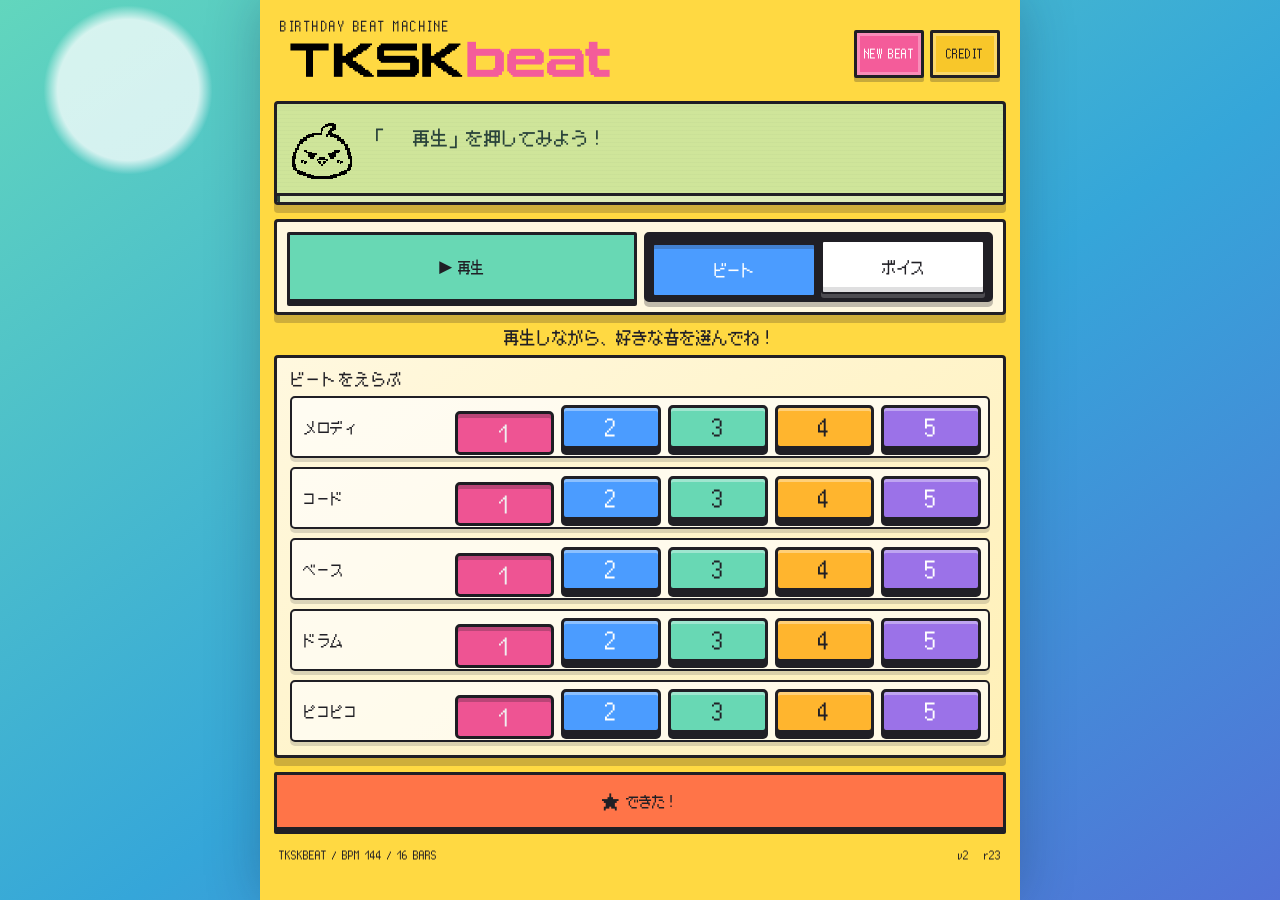
<file: index.html>
<!doctype html>
<html lang="ja">
  <head>
    <meta charset="UTF-8">
    <meta name="viewport" content="width=device-width, initial-scale=1, viewport-fit=cover, user-scalable=no">
    <meta name="theme-color" content="#ffd942">
    <meta http-equiv="Cache-Control" content="no-store, no-cache, must-revalidate">
    <meta name="description" content="触るだけで曲ができる、ブラウザ向け音楽トイ TKSKbeat">
    <title>TKSKbeat</title>
    <link rel="stylesheet" href="./styles-r23.css">
  </head>
  <body>
    <main class="shell" aria-labelledby="app-title">
      <header class="brand-row">
        <div class="brand-lockup">
          <p class="eyebrow">BIRTHDAY BEAT MACHINE</p>
          <h1 id="app-title"><button class="brand-sound" id="title-sound" type="button" aria-label="TKSKbeat タイトル音声を再生"><img class="brand-logo" src="./images/ui/tkskbeat-logo.png" alt="TKSKbeat"></button></h1>
        </div>
        <div class="header-actions">
          <button class="new-beat-button" id="new-beat" type="button">NEW BEAT</button>
          <button class="credit-button" id="credit-button" type="button" aria-haspopup="dialog" aria-controls="credits-dialog">CREDIT</button>
        </div>
      </header>

      <section class="lcd" aria-live="polite" aria-atomic="true">
        <canvas class="lcd-spectrum" id="lcd-spectrum" aria-hidden="true"></canvas>
        <div class="lcd-character" id="lcd-character" aria-hidden="true">
          <span class="eye"></span><span class="eye"></span><span class="mouth"></span>
        </div>
        <div class="lcd-copy">
          <strong id="lcd-status">READY • PRESS PLAY</strong>
          <span id="lcd-pad-message"></span>
        </div>
        <div class="meter" aria-label="ループ位置"><i id="meter-fill"></i></div>
      </section>

      <section class="operation-panel panel" aria-label="再生・録音・画面切替">
        <div class="operation-grid" id="operation-grid" data-active-tab="pico" data-recording="false">
          <button class="control play-toggle" id="play-button" type="button" aria-label="再生">
            <span class="control-icon" aria-hidden="true">▶</span><span class="control-label">再生</span>
          </button>
          <button class="control rec" id="rec-button" type="button" aria-pressed="false" hidden>
            <span class="control-icon" aria-hidden="true">●</span><span class="control-label">録音</span>
          </button>
          <nav class="view-toggle" role="tablist" aria-label="画面を選ぶ">
            <button id="tab-pico" type="button" role="tab" data-tab="pico" aria-controls="pico-panel" aria-selected="true">ビート</button>
            <button id="tab-voice" type="button" role="tab" data-tab="voice" aria-controls="voice-panel" aria-selected="false" tabindex="-1">ボイス</button>
          </nav>
        </div>
      </section>

      <section class="tab-panel" id="pico-panel" role="tabpanel" aria-labelledby="tab-pico">
        <p class="tab-lead">再生しながら、好きな音を選んでね！</p>
        <section class="preset-panel panel" aria-labelledby="preset-heading">
          <div class="section-heading">
            <h2 id="preset-heading">ビートをえらぶ</h2>
          </div>
          <div class="preset-grid" id="track-pattern-controls">
            <div class="track-pattern-row" data-track-part="lead">
              <span class="track-pattern-name" id="lead-pattern-label">メロディ</span>
              <div class="track-pattern-buttons" role="group" aria-labelledby="lead-pattern-label"></div>
            </div>
            <div class="track-pattern-row" data-track-part="chord">
              <span class="track-pattern-name" id="chord-pattern-label">コード</span>
              <div class="track-pattern-buttons" role="group" aria-labelledby="chord-pattern-label"></div>
            </div>
            <div class="track-pattern-row" data-track-part="bass">
              <span class="track-pattern-name" id="bass-pattern-label">ベース</span>
              <div class="track-pattern-buttons" role="group" aria-labelledby="bass-pattern-label"></div>
            </div>
            <div class="track-pattern-row" data-track-part="drum">
              <span class="track-pattern-name" id="drum-pattern-label">ドラム</span>
              <div class="track-pattern-buttons" role="group" aria-labelledby="drum-pattern-label"></div>
            </div>
            <div class="track-pattern-row" data-track-part="arp">
              <span class="track-pattern-name" id="arp-pattern-label">ピコピコ</span>
              <div class="track-pattern-buttons" role="group" aria-labelledby="arp-pattern-label"></div>
            </div>
          </div>
        </section>
      </section>

      <section class="tab-panel" id="voice-panel" role="tabpanel" aria-labelledby="tab-voice" hidden>
        <div class="record-mode segmented" aria-label="録音方法">
          <button type="button" data-record-mode="overdub" aria-pressed="true">つぎたし</button>
          <button type="button" data-record-mode="overwrite" aria-pressed="false">やり直し</button>
        </div>

        <p class="tab-lead">好きなボイスを曲に合わせて録音してね！</p>

        <section class="pad-panel panel" aria-labelledby="pad-heading">
          <div class="section-heading">
            <h2 id="pad-heading">VOICE PADS</h2>
            <small><span id="pad-count">0</span> / 256</small>
          </div>
          <div class="pad-grid" id="pad-grid"></div>
        </section>

      </section>

      <section class="finish-panel" aria-label="完成">
        <button class="control finish" id="finish-button" type="button">★<span>できた！</span></button>
      </section>

      <footer>
        <span>TKSKBEAT / BPM 144 / 16 BARS</span>
        <span>v2 • r23</span>
      </footer>
    </main>

    <section class="result" id="result" hidden aria-label="完成したビート">
      <div class="result-card">
        <figure class="result-visual-frame">
          <div class="result-visual-stage" id="result-visual-stage"></div>
        </figure>
        <p class="result-error" id="result-error" role="alert" hidden></p>
        <div class="result-actions">
          <button id="result-play" type="button" aria-label="完成したビートを再生">
            <span class="result-play-icon" id="result-play-icon" aria-hidden="true">▶</span>
            <span id="result-play-label">PLAY</span>
          </button>
          <button class="share-image" id="share-image" type="button">画像付きでシェア</button>
          <button class="back-edit" id="back-to-edit" type="button">← もどってなおす</button>
          <button class="create-own-beat" id="create-own-beat" type="button" hidden>作ってみる！</button>
        </div>
      </div>
    </section>

    <dialog class="credits-dialog" id="credits-dialog" aria-labelledby="credits-title">
      <article class="credits-card">
        <p class="eyebrow">TKSKbeat</p>
        <h2 id="credits-title">CREDITS</h2>

        <dl class="credits-list">
          <dt>企画・制作</dt>
          <dd>3keinu Amberkey</dd>

          <dt>楽曲制作</dt>
          <dd>kutts'n</dd>

          <dt>イラスト・ボイス</dt>
          <dd>3keinu Amberkey</dd>

          <dt>制作協力</dt>
          <dd>きゃぷてん</dd>

          <dt>FONT</dt>
          <dd>ベストテンFONT<br>フロップデザイン 様</dd>
        </dl>

        <div class="credits-divider" aria-hidden="true"></div>

        <section class="credits-note" aria-label="作品について">
          <h3>TKSKbeat</h3>
          <p>A fan-made birthday music toy<br>for Hina Takasaki.</p>
          <p class="credits-unofficial">UNOFFICIAL</p>
          <p>Made with love and respect.</p>
          <p>Please do not reuse or redistribute the assets included in this tool.</p>
          <p>All third-party names, trademarks, and other rights belong to their respective owners.</p>
        </section>

        <form method="dialog">
          <button class="credits-close" type="submit">CLOSE</button>
        </form>
      </article>
    </dialog>

    <script>
      window.setTimeout(() => {
        if (document.documentElement.dataset.appReady === "true") return;
        const status = document.querySelector("#lcd-status");
        if (status) {
          status.textContent = window.location.protocol === "file:"
            ? "OPEN VIA LOCAL SERVER • npm run serve"
            : "APP LOAD ERROR • RELOAD";
        }
      }, 1200);
    </script>
    <script type="module" src="./js/app-r23.js"></script>
  </body>
</html>
</file>
<file: styles-r23.css>
@font-face {
  font-family: "BestTen DOT";
  src: url("./fonts/BestTen-DOT-r12.otf") format("opentype");
  font-style: normal;
  font-weight: 400;
  font-display: swap;
}

@font-face {
  font-family: "TKSKbeat Symbols";
  src: local("Segoe UI Symbol"), local("Apple Symbols"), local("Noto Sans Symbols 2");
  unicode-range: U+00D7, U+25A0, U+25B6, U+25CF;
}

:root {
  color-scheme: light;
  --ink: #201f25;
  --cream: #fff8df;
  --yellow: #ffd942;
  --orange: #ff7448;
  --pink: #f45c9a;
  --blue: #4b9cff;
  --mint: #68d8b4;
  --lcd: #cfe59a;
  --lcd-ink: #29433a;
  --shadow: 0 8px 0 rgba(52, 40, 38, 0.24);
  --ui-font: "BestTen DOT", system-ui, sans-serif;
  font-family: var(--ui-font);
  font-synthesis: none;
}

* { box-sizing: border-box; }

body {
  margin: 0;
  min-width: 320px;
  min-height: 100dvh;
  color: var(--ink);
  background:
    radial-gradient(circle at 10% 10%, rgba(255,255,255,.75) 0 5%, transparent 6%),
    linear-gradient(145deg, #62d6bd 0%, #35a6d9 55%, #5272d7 100%);
  overscroll-behavior: none;
}

button, select { font: inherit; }
button { color: inherit; }

.shell {
  width: min(100%, 760px);
  min-height: 100dvh;
  margin: 0 auto;
  padding: max(16px, env(safe-area-inset-top)) 14px max(20px, env(safe-area-inset-bottom));
  background: var(--yellow);
  box-shadow: 0 0 50px rgba(18, 36, 64, .28);
}

.brand-row {
  display: flex;
  align-items: center;
  justify-content: space-between;
  gap: 10px;
  padding: 4px 6px 12px;
}

.brand-lockup { flex: 1 1 auto; min-width: 0; }

.header-actions {
  display: flex;
  flex: 0 0 auto;
  gap: 6px;
}

.eyebrow {
  margin: 0 0 2px;
  font-size: .68rem;
  font-weight: 900;
  letter-spacing: .14em;
}

h1, h2, p { margin-top: 0; }
h1 { margin-bottom: 0; font-size: clamp(2rem, 9vw, 3.5rem); line-height: .92; letter-spacing: -.08em; }
.brand-sound { appearance: none; display: block; max-width: 100%; padding: 0; border: 0; background: transparent; font: inherit; line-height: inherit; letter-spacing: inherit; cursor: pointer; touch-action: manipulation; }
.brand-logo { display: block; width: min(340px, 100%); height: auto; }
.brand-sound:active { transform: translateY(2px) scale(.98); }
h2 { margin-bottom: 0; font-size: .92rem; letter-spacing: .08em; }

.credit-button,
.new-beat-button {
  appearance: none;
  display: grid;
  place-items: center;
  width: 70px;
  height: 48px;
  padding: 0;
  border: 3px solid var(--ink);
  border-radius: 2px;
  box-shadow: inset 0 0 0 3px rgba(255,255,255,.3), 0 4px 0 rgba(32,31,37,.25);
  font: 900 .62rem/1 var(--ui-font);
  letter-spacing: .05em;
  cursor: pointer;
  touch-action: manipulation;
}
.credit-button { background: #f8c72a; }
.new-beat-button { background: var(--pink); color: white; }
.credit-button:active,
.new-beat-button:active { transform: translateY(3px); box-shadow: inset 0 2px 0 rgba(32,31,37,.25); }

.panel, .lcd {
  border: 3px solid var(--ink);
  border-radius: 4px;
  box-shadow: var(--shadow);
  margin-bottom: 14px;
}

.tab-panel[hidden] { display: none; }
.tab-lead { margin: 0 4px 10px; font-size: clamp(.86rem, 3.8vw, 1rem); font-weight: 900; text-align: center; }

.lcd {
  position: relative;
  display: grid;
  grid-template-columns: 66px 1fr;
  gap: 12px;
  align-items: center;
  min-height: 104px;
  padding: 14px 14px 22px;
  color: var(--lcd-ink);
  background: var(--lcd);
  overflow: hidden;
}

.lcd-spectrum {
  position: absolute;
  z-index: 0;
  inset: 0;
  width: 100%;
  height: 100%;
  color: var(--lcd-ink);
  opacity: .16;
  pointer-events: none;
}

.lcd::after {
  content: "";
  position: absolute;
  z-index: 1;
  inset: 0;
  pointer-events: none;
  background: repeating-linear-gradient(0deg, transparent 0 3px, rgba(41,67,58,.05) 4px);
}

.lcd-character {
  position: relative;
  z-index: 2;
  width: 62px;
  height: 62px;
  background: url("./images/lcd/lcd-chick-idle.png") center / 88px 88px no-repeat;
  image-rendering: pixelated;
  transform-origin: bottom center;
}

.lcd-character.is-beat { background-image: url("./images/lcd/lcd-chick-beat.png"); }
.lcd-character .eye,
.lcd-character .mouth { display: none; }
.lcd-character.bop { animation: bop .2s ease-out; }
@keyframes bop { 50% { transform: translateY(-8px) rotate(-4deg) scale(1.05); } }

.lcd-copy { position: relative; z-index: 2; display: flex; flex-direction: column; justify-content: center; min-width: 0; padding-block: 2px; }
.lcd-copy strong { display: block; min-height: 1.45em; padding-block: .06em; font-family: "TKSKbeat Symbols", var(--ui-font); font-size: clamp(.74rem, 3.6vw, 1.1rem); line-height: 1.4; letter-spacing: -.02em; white-space: nowrap; }
.lcd-copy span { display: block; min-height: 1.45em; padding-block: .06em; font-size: clamp(.62rem, 2.8vw, .86rem); font-weight: 900; line-height: 1.4; letter-spacing: -.03em; white-space: nowrap; overflow: hidden; }

.meter { position: absolute; z-index: 3; left: 0; right: 0; bottom: 0; height: 9px; border-top: 3px solid var(--ink); background: rgba(255,255,255,.28); }
.meter i { display: block; width: 0; height: 100%; background: var(--lcd-ink); transition: width 80ms linear; }

.operation-panel {
  padding: 10px;
  background: var(--cream);
}

.operation-grid {
  display: grid;
  grid-template-columns: repeat(4, minmax(0, 1fr));
  gap: 7px;
}

.operation-grid .play-toggle { grid-column: 1 / span 2; }
.operation-grid[data-active-tab="voice"] .play-toggle { grid-column: 1; }
.operation-grid .rec { grid-column: 2; }
.operation-grid .view-toggle { grid-column: 3 / span 2; }

.view-toggle {
  display: grid;
  grid-template-columns: repeat(2, minmax(0, 1fr));
  gap: 5px;
  min-width: 0;
  padding: 5px;
  border: 3px solid var(--ink);
  border-radius: 5px;
  background: var(--ink);
  box-shadow: 0 5px 0 rgba(32,31,37,.28);
}

.view-toggle::before { display: none; }

.view-toggle button {
  position: relative;
  min-width: 0;
  min-height: 54px;
  padding: 4px;
  border: 2px solid var(--ink);
  border-radius: 3px;
  background: white;
  box-shadow: inset 0 -5px 0 rgba(32,31,37,.14), 0 4px 0 rgba(255,255,255,.2);
  font-size: clamp(.7rem, 3vw, .9rem);
  font-weight: 900;
  transition: transform 90ms ease, box-shadow 90ms ease, background-color 90ms linear;
  touch-action: manipulation;
}

.view-toggle button[aria-selected="true"] {
  color: white;
  transform: translateY(3px);
  box-shadow: inset 0 4px 0 rgba(32,31,37,.22);
}
.view-toggle button[data-tab="pico"][aria-selected="true"] { background: var(--blue); }
.view-toggle button[data-tab="voice"][aria-selected="true"] { background: var(--pink); }
.view-toggle button[aria-selected="false"]:active { transform: translateY(2px); box-shadow: inset 0 2px 0 rgba(32,31,37,.18); }
.operation-grid[data-recording="true"] .view-toggle button[data-tab="voice"]::after {
  content: "●";
  position: absolute;
  top: 4px;
  right: 5px;
  color: white;
  font-size: .52rem;
  animation: pulse 1s steps(2, end) infinite;
}

.control {
  display: flex;
  align-items: center;
  justify-content: center;
  gap: 6px;
  min-width: 0;
  min-height: 62px;
  border: 3px solid var(--ink);
  border-radius: 2px;
  background: white;
  box-shadow: 0 4px 0 var(--ink);
  font-size: 1.15rem;
  font-weight: 900;
  touch-action: manipulation;
}
.control[hidden] { display: none; }
.control-icon {
  font-family: "TKSKbeat Symbols", system-ui, sans-serif;
  font-size: 1.05rem;
  font-weight: 400;
  line-height: 1;
}
.control-label { min-width: 0; font-size: clamp(.68rem, 3vw, .84rem); white-space: nowrap; }
.control:active { transform: translateY(4px); box-shadow: none; }
.control.play-toggle { background: var(--mint); }
.control.rec[aria-pressed="true"] { background: var(--pink); color: white; animation: pulse 1s steps(2, end) infinite; }
.control.rec[data-counting="true"] { background: var(--yellow); animation: pulse .5s steps(2, end) infinite; }
.control.finish { background: var(--orange); }
@keyframes pulse { 50% { filter: brightness(1.15); } }

.segmented { display: grid; grid-template-columns: 1fr 1fr; }
.segmented button { min-height: 42px; border: 2px solid var(--ink); background: transparent; font-size: .76rem; font-weight: 900; }
.segmented button:first-child { border-radius: 2px 0 0 2px; }
.segmented button:last-child { border-radius: 0 2px 2px 0; border-left: 0; }
.segmented button[aria-pressed="true"] { background: var(--ink); color: white; }
.record-mode { margin: -3px 0 12px; padding: 6px; border: 3px solid var(--ink); border-radius: 2px; background: var(--cream); box-shadow: var(--shadow); }

.preset-panel, .pad-panel { padding: 13px; background: var(--cream); }
.preset-panel { background: linear-gradient(145deg, #fff8df 0%, #fff0b7 100%); }
.section-heading { display: flex; justify-content: space-between; align-items: baseline; margin-bottom: 10px; }
.section-heading small { font-family: var(--ui-font); font-size: .67rem; }
.preset-grid { display: grid; gap: 9px; }
.track-pattern-row {
  display: grid;
  grid-template-columns: minmax(82px, .65fr) minmax(0, 2.35fr);
  gap: 10px;
  align-items: center;
  padding: 7px;
  border: 2px solid var(--ink);
  border-radius: 5px;
  background: rgba(255,255,255,.64);
  box-shadow: 0 4px 0 rgba(32,31,37,.16);
}
.track-pattern-name {
  padding-left: 4px;
  font-size: clamp(.68rem, 2.8vw, .82rem);
  font-weight: 900;
  letter-spacing: .04em;
}
.track-pattern-buttons { display: grid; grid-template-columns: repeat(5, minmax(0, 1fr)); gap: 7px; }
.track-pattern-button {
  --pattern-color: var(--pink);
  --pattern-ink: white;
  min-width: 0;
  min-height: 44px;
  padding: 0;
  border: 3px solid var(--ink);
  border-radius: 5px;
  color: var(--pattern-ink);
  background: var(--pattern-color);
  box-shadow: inset 0 3px 0 rgba(255,255,255,.36), 0 6px 0 var(--ink);
  font-size: clamp(.9rem, 4vw, 1.2rem);
  font-weight: 900;
  line-height: 1;
  cursor: pointer;
  transition: transform 80ms ease, box-shadow 80ms ease, filter 80ms linear;
  touch-action: manipulation;
}
.track-pattern-button.pattern-1 { --pattern-color: #f45c9a; --pattern-ink: white; }
.track-pattern-button.pattern-2 { --pattern-color: #4b9cff; --pattern-ink: white; }
.track-pattern-button.pattern-3 { --pattern-color: #68d8b4; --pattern-ink: var(--ink); }
.track-pattern-button.pattern-4 { --pattern-color: #ffb52e; --pattern-ink: var(--ink); }
.track-pattern-button.pattern-5 { --pattern-color: #9b72e8; --pattern-ink: white; }
.track-pattern-button[aria-pressed="true"] {
  transform: translateY(6px);
  box-shadow: inset 0 4px 0 rgba(32,31,37,.25), 0 0 0 var(--ink);
  filter: saturate(1.08) brightness(.94);
}
.track-pattern-button[aria-pressed="false"]:active { transform: translateY(3px); box-shadow: inset 0 2px 0 rgba(32,31,37,.18), 0 3px 0 var(--ink); }
.track-pattern-button:disabled { cursor: default; }

.pad-grid { display: grid; grid-template-columns: repeat(4, 1fr); gap: 9px; }
.pad {
  position: relative;
  aspect-ratio: 1;
  border: 3px solid var(--ink);
  border-radius: 2px;
  background: var(--pad-color, var(--pink));
  box-shadow: 0 5px 0 var(--ink);
  font-size: clamp(.7rem, 3vw, .95rem);
  font-weight: 900;
  touch-action: none;
  user-select: none;
}
.pad::after { content: attr(data-number); position: absolute; top: 6px; right: 8px; font: 700 .58rem var(--ui-font); opacity: .65; }
.pad.active { transform: translateY(5px) scale(.98); box-shadow: none; filter: brightness(1.2); }

.finish-panel { margin: 2px 0 16px; }
.finish-panel .finish { width: 100%; min-height: 58px; }
.finish-panel .finish span { font-size: .84rem; }

footer { display: flex; justify-content: space-between; padding: 4px 5px; font: 800 .6rem var(--ui-font); }

button:focus-visible, select:focus-visible { outline: 4px solid white; outline-offset: 2px; }
button:disabled, select:disabled { opacity: .45; cursor: not-allowed; }

.credits-dialog {
  width: min(calc(100% - 24px), 520px);
  max-height: calc(100dvh - 24px);
  padding: 0;
  border: 0;
  background: transparent;
  color: var(--ink);
  overflow: visible;
}
.credits-dialog::backdrop { background: rgba(30, 31, 50, .82); }
.credits-card { max-height: calc(100dvh - 32px); overflow-y: auto; padding: 24px; border: 4px solid var(--ink); border-radius: 4px; background: var(--yellow); box-shadow: 0 10px 0 var(--ink); text-align: center; }
.credits-card > .eyebrow { margin-bottom: 5px; }
.credits-card h2 { font-size: clamp(2rem, 9vw, 3rem); letter-spacing: -.04em; }
.credits-list { display: grid; grid-template-columns: minmax(7.5rem, .8fr) 1.2fr; gap: 10px 18px; margin: 22px 0; text-align: left; }
.credits-list dt { font-size: .68rem; font-weight: 900; letter-spacing: .05em; }
.credits-list dd { margin: 0; font-size: .78rem; font-weight: 900; line-height: 1.55; }
.credits-divider { height: 4px; margin: 20px 0; background: var(--ink); box-shadow: 0 5px 0 rgba(32,31,37,.18); }
.credits-note h3 { margin: 0 0 10px; color: var(--pink); font-size: 1.35rem; }
.credits-note p { margin: 0 0 12px; font: 800 .7rem/1.65 var(--ui-font); }
.credits-note .credits-unofficial { display: inline-block; margin: 4px 0 14px; padding: 6px 9px; border: 3px solid var(--ink); background: var(--cream); font-size: .75rem; letter-spacing: .12em; }
.credits-close { width: 100%; min-height: 48px; margin-top: 8px; border: 3px solid var(--ink); border-radius: 2px; background: var(--mint); box-shadow: 0 4px 0 var(--ink); font-weight: 900; }
.credits-close:active { transform: translateY(4px); box-shadow: none; }

.result {
  position: fixed;
  z-index: 2147483647;
  inset: 0;
  display: grid;
  place-items: center;
  padding: 20px;
  background: rgba(30, 31, 50, .82);
  isolation: isolate;
  contain: paint;
  transform: translateZ(0);
}
.result[hidden] { display: none; }
.result-card { position: relative; z-index: 1; width: min(100%, 440px); max-height: calc(100dvh - 32px); overflow-y: auto; padding: 24px; border: 4px solid var(--ink); border-radius: 4px; background: var(--yellow); box-shadow: 0 12px 0 var(--ink); text-align: center; }
.result-visual-frame { width: min(100%, 360px); margin: 0 auto 16px; padding: 10px; border: 4px solid var(--ink); border-radius: 2px; background: var(--cream); box-shadow: 0 6px 0 var(--ink); }
.result-visual-stage { position: relative; width: 100%; aspect-ratio: 1; overflow: hidden; background: var(--cream); }
.result-visual-layer { display: block; position: absolute; image-rendering: pixelated; opacity: var(--layer-opacity, 1); }
.result-visual-layer[data-layer-mode="cover"] { inset: 0; width: 100%; height: 100%; object-fit: cover; }
.result-visual-layer[data-layer-mode="contain"] {
  inset: 0;
  width: 100%;
  height: 100%;
  object-fit: contain;
  object-position: var(--layer-position, 50% 50%);
  transform: scale(var(--layer-scale, 1));
  transform-origin: var(--layer-position, 50% 50%);
}
.result-visual-character {
  filter: drop-shadow(2px 0 #fff8df) drop-shadow(-2px 0 #fff8df) drop-shadow(0 2px #fff8df) drop-shadow(0 -2px #fff8df) drop-shadow(0 4px 2px rgba(32, 31, 37, .38));
}
.result-visual-layer[data-layer-mode="placed"] {
  left: var(--layer-left, 0%);
  top: var(--layer-top, 0%);
  width: var(--layer-width, 25%);
  height: auto;
  transform: rotate(var(--layer-rotate, 0deg));
  transform-origin: center;
}
.result-visual-sticker {
  filter: drop-shadow(2px 3px 0 rgba(32, 31, 37, .32));
  pointer-events: none;
}
.result-visual-greeting {
  filter: drop-shadow(2px 3px 0 rgba(32, 31, 37, .42));
  pointer-events: none;
}
.result-visual-corner-label {
  filter: drop-shadow(1px 2px 0 rgba(32, 31, 37, .32));
  pointer-events: none;
}
.result-actions { display: grid; gap: 9px; }
.result-actions button { min-height: 48px; border: 3px solid var(--ink); border-radius: 2px; background: white; box-shadow: 0 4px 0 var(--ink); font-weight: 900; }
.result-actions button[hidden] { display: none; }
.result-actions button:first-child { background: var(--mint); }
.result-actions .share-image { background: var(--blue); color: white; }
.result-actions .back-edit { background: #fff0b7; }
.result-actions .create-own-beat { background: var(--pink); color: white; }
.result-play-icon { display: inline-block; min-width: 1.25em; margin-right: .2em; font-family: "TKSKbeat Symbols", system-ui, sans-serif; font-weight: 400; }
.result-error { margin: 0 0 12px; padding: 10px; border: 3px solid var(--ink); background: #ffd5c8; color: #8c102c; font-size: .72rem; font-weight: 900; line-height: 1.5; }
.result-error[hidden] { display: none; }

.sound-editor {
  padding: 14px;
  background: #f2f4ff;
  box-shadow: 0 8px 0 rgba(32, 31, 37, .4);
}
.sound-editor-heading { display: flex; justify-content: space-between; gap: 12px; align-items: center; margin-bottom: 12px; }
.sound-editor-heading h2 { margin: 0; font-size: 1.05rem; }
.sound-editor-heading small { display: block; margin-top: 3px; font-size: .66rem; }
.sound-editor-badge { padding: 5px 7px; border: 2px solid var(--ink); background: var(--orange); color: white; font-size: .58rem; letter-spacing: .08em; }
.sound-editor-tabs { display: grid; grid-template-columns: repeat(4, 1fr); margin-bottom: 12px; border: 2px solid var(--ink); }
.sound-editor-tabs button { min-height: 42px; border: 0; border-right: 2px solid var(--ink); background: white; font-weight: 900; }
.sound-editor-tabs button:last-child { border-right: 0; }
.sound-editor-tabs button[aria-selected="true"] { background: var(--ink); color: white; }
.sound-editor-selects { display: grid; grid-template-columns: 1fr 1.5fr; gap: 8px; margin-bottom: 12px; }
.sound-editor-selects label { font-size: .67rem; font-weight: 900; }
.sound-editor-selects select { display: block; width: 100%; min-height: 40px; margin-top: 4px; padding: 5px; border: 2px solid var(--ink); background: white; font-size: .7rem; }
.sound-editor-selects .sound-editor-check { grid-column: 1 / -1; display: flex; align-items: center; min-height: 40px; padding: 7px 9px; border: 2px solid var(--ink); background: white; }
.sound-editor-check input { width: 20px; height: 20px; margin: 0 5px 0 0; accent-color: var(--blue); }
.sound-editor-parameters { display: grid; grid-template-columns: repeat(2, minmax(0, 1fr)); gap: 8px 12px; }
.sound-editor-parameter { display: grid; grid-template-columns: minmax(76px, .75fr) minmax(100px, 1.5fr) 76px; gap: 7px; align-items: center; min-width: 0; }
.sound-editor-parameter label { font-size: .65rem; font-weight: 900; }
.sound-editor-parameter label small { font-size: .55rem; opacity: .7; }
.sound-editor-parameter input[type="range"] { width: 100%; min-width: 0; accent-color: var(--blue); }
.sound-editor-parameter input[type="number"] { width: 100%; min-width: 0; min-height: 34px; padding: 4px 5px; border: 2px solid var(--ink); background: white; font: 800 .68rem var(--ui-font); }
.sound-editor-parameter input[aria-invalid="true"] { border-color: #c32945; background: #fff0f3; }
.sound-editor-parameter[data-disabled="true"] { opacity: .45; }
.sound-editor-json-label { display: block; margin-top: 14px; font-size: .65rem; font-weight: 900; }
.sound-editor textarea { width: 100%; margin-top: 5px; padding: 8px; resize: vertical; border: 2px solid var(--ink); background: #fff; font: 12px/1.45 ui-monospace, Consolas, monospace; }
.sound-editor-actions { display: grid; grid-template-columns: repeat(3, 1fr); gap: 7px; margin-top: 8px; }
.sound-editor-actions button { min-height: 42px; padding: 6px; border: 2px solid var(--ink); background: var(--mint); box-shadow: 0 3px 0 var(--ink); font-size: .68rem; font-weight: 900; }
.sound-editor-actions button:active { transform: translateY(3px); box-shadow: none; }
.sound-editor-actions .sound-editor-reset { background: #ffd5c8; }
.sound-editor-status { min-height: 1.4em; margin: 9px 0 0; font-size: .67rem; font-weight: 900; }
.sound-editor-status[data-type="error"] { color: #b31835; }
.sound-editor-status[data-type="warning"] { color: #8a5700; }

@media (max-width: 480px) {
  .shell { padding-left: 10px; padding-right: 10px; }
  .brand-row { gap: 6px; padding-inline: 2px; }
  .header-actions { gap: 4px; }
  .credit-button, .new-beat-button { width: 62px; height: 44px; font-size: .55rem; }
  .track-pattern-row { grid-template-columns: 1fr; gap: 5px; padding: 6px; }
  .track-pattern-name { padding-left: 2px; font-size: .68rem; }
  .track-pattern-buttons { gap: 6px; }
  .track-pattern-button { min-height: 46px; }
  .operation-grid { gap: 5px; }
  .control { min-height: 57px; font-size: 1rem; }
  .view-toggle button { min-height: 57px; }
  .sound-editor-parameters { grid-template-columns: 1fr; }
  .sound-editor-parameter { grid-template-columns: 72px minmax(90px, 1fr) 70px; }
  .sound-editor-actions { grid-template-columns: 1fr; }
  .credits-card { padding: 20px 16px; }
  .credits-list { grid-template-columns: 1fr; gap: 4px; }
  .credits-list dd { margin-bottom: 8px; }
}

@media (prefers-reduced-motion: reduce) {
  *, *::before, *::after { animation-duration: .001ms !important; animation-iteration-count: 1 !important; scroll-behavior: auto !important; }
}
</file>
